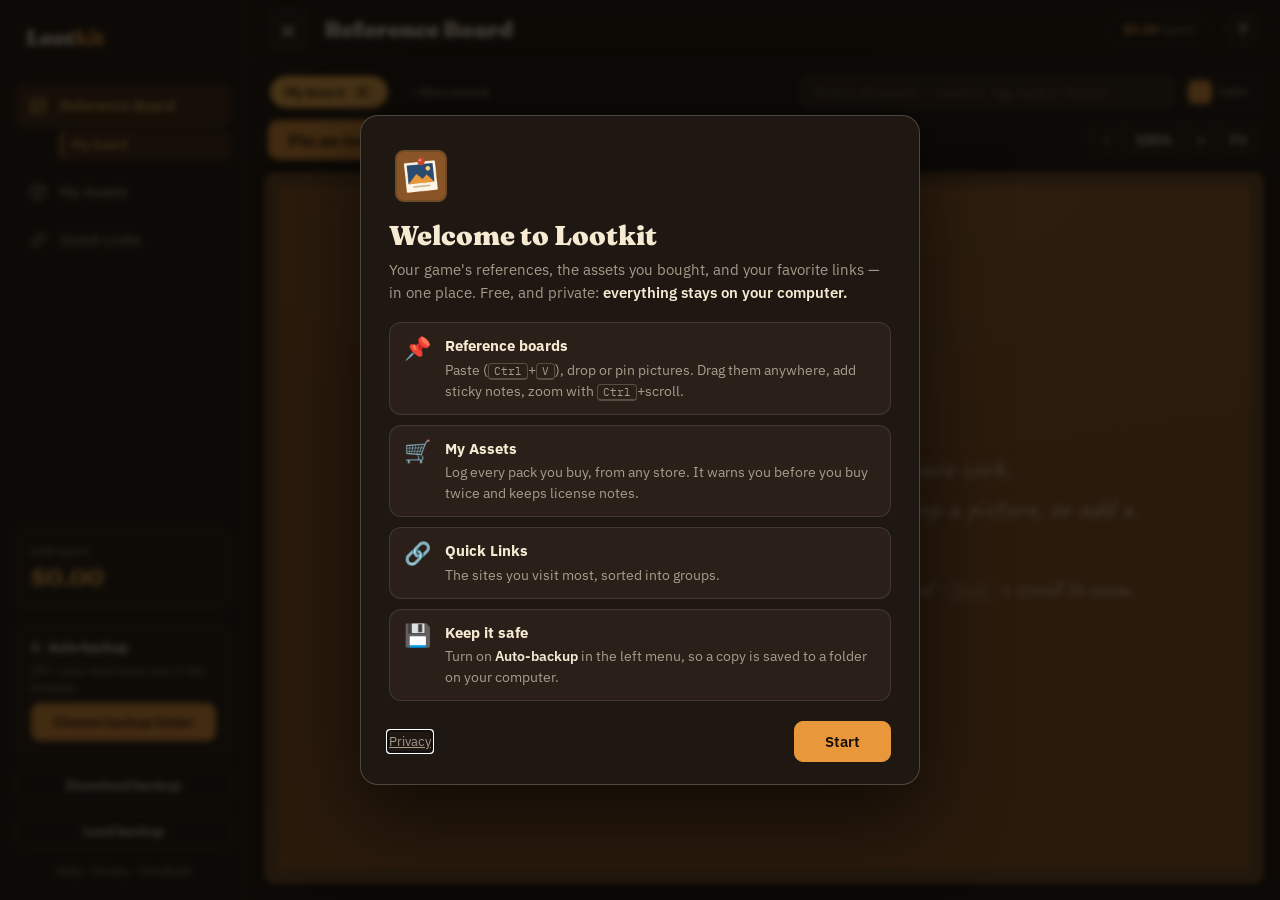
<file: index.html>
<!DOCTYPE html>
<html lang="en">
<head>
  <meta charset="UTF-8" />
  <meta name="viewport" content="width=device-width, initial-scale=1.0" />
  <title>Lootkit</title>
  <meta name="description" content="A free, private workspace for game makers: reference boards, every asset you bought (with license notes), and your favorite links. Everything stays on your computer." />
  <meta name="theme-color" content="#15100c" />
  <meta name="dev-journal-app" content="1" />
  <link rel="manifest" href="manifest.webmanifest" />
  <link rel="icon" type="image/png" href="icons/favicon-32.png" />
  <link rel="icon" type="image/svg+xml" href="icons/icon.svg" />
  <link rel="apple-touch-icon" href="icons/apple-touch-icon.png" />
  <meta property="og:title" content="Lootkit" />
  <meta property="og:description" content="Reference boards, bought assets and links for game makers — free and private." />
  <meta property="og:image" content="icons/icon-512.png" />
  <link rel="preconnect" href="https://fonts.googleapis.com" />
  <link href="https://fonts.googleapis.com/css2?family=Fraunces:opsz,wght@9..144,700;9..144,900&family=Caveat:wght@500;700&family=IBM+Plex+Sans:wght@400;500;600&family=IBM+Plex+Mono:wght@400;500&display=swap" rel="stylesheet" />
  <link rel="stylesheet" href="css/styles.css?v=28" />
</head>
<body>

  <!-- ============ LEFT MENU ============ -->
  <aside class="side" id="side" aria-label="Main menu">
    <a class="brand" href="#board">Loot<span>kit</span></a>
    <nav class="side-nav">
      <a href="#board" data-view="board">
        <svg viewBox="0 0 24 24" aria-hidden="true"><rect x="3" y="4" width="18" height="16" rx="2"/><path d="M8 4v2M16 4v2M7 11h4v5H7zM14 10h3v3h-3z"/></svg>
        Reference Board
      </a>
      <div class="side-boards" id="side-boards"></div>
      <a href="#assets" data-view="assets">
        <svg viewBox="0 0 24 24" aria-hidden="true"><path d="M4 7l8-4 8 4-8 4-8-4z"/><path d="M4 7v10l8 4 8-4V7M12 11v10"/></svg>
        My Assets
      </a>
      <a href="#links" data-view="links">
        <svg viewBox="0 0 24 24" aria-hidden="true"><path d="M10 14a4 4 0 0 0 5.7 0l3-3a4 4 0 0 0-5.7-5.7l-1 1"/><path d="M14 10a4 4 0 0 0-5.7 0l-3 3a4 4 0 0 0 5.7 5.7l1-1"/></svg>
        Quick Links
      </a>
    </nav>
    <div class="side-foot">
      <a class="side-spent" href="#assets">
        <span>total spent</span>
        <b class="js-total">$0.00</b>
      </a>
      <div class="autobackup" id="autobackup">
        <div class="ab-head"><span class="ab-dot" id="ab-dot"></span><b>Auto-backup</b></div>
        <p class="ab-status" id="ab-status">Off — your work lives only in this browser.</p>
        <button class="btn btn-primary ab-btn" id="ab-choose" type="button">Choose backup folder</button>
      </div>
      <button class="btn btn-ghost" id="backup-export" type="button">Download backup</button>
      <button class="btn btn-ghost" id="backup-import" type="button">Load backup</button>
      <input type="file" id="backup-input" accept="application/json,.json" hidden />
      <p class="side-links">
        <button type="button" class="link-btn" id="help-open">Help</button> ·
        <a href="privacy.html">Privacy</a> ·
        <a href="https://github.com/Jyneri/lootkit/issues" target="_blank" rel="noopener">Feedback</a>
      </p>
    </div>
  </aside>
  <div class="scrim" id="scrim"></div>

  <div class="shell">
    <header class="top">
      <button class="menu-btn" id="menu-btn" type="button" aria-label="Open or close the menu" aria-controls="side">
        <span></span><span></span><span></span>
      </button>
      <h1 class="page-title" id="page-title">Reference Board</h1>
      <a class="spent-chip" href="#assets" title="Total spent on assets"><b class="js-total">$0.00</b> spent</a>
      <button class="help-btn" id="help-btn" type="button" title="How it works" aria-label="How it works">?</button>
    </header>

    <main>

      <!-- ============ PAGE: REFERENCE BOARD ============ -->
      <section class="view view--board" data-view="board" id="view-board">
        <div class="board-bar">
          <div class="board-row">
            <div class="board-tabs" id="board-tabs" role="tablist" aria-label="Your boards"></div>
            <div class="board-find">
              <input id="board-search" type="search" placeholder="Search all boards — caption, tag, note or #color…" />
              <label class="color-find" title="Find pictures with a color">
                <input id="board-color" type="color" value="#e8973a" aria-label="Find pictures with this color" />
                <span>Color</span>
              </label>
              <div class="board-hits" id="board-hits"></div>
            </div>
          </div>
          <div class="board-row">
            <div class="board-actions">
              <button class="btn-ink" id="ref-add" type="button">Pin an image 📌</button>
              <button class="btn" id="note-add" type="button" title="Add a sticky note">+ Note</button>
              <button class="btn" id="board-tidy" type="button" title="Line everything up neatly">Tidy up</button>
              <button class="btn" id="board-save" type="button" title="Save this board as a file on your computer">Save to computer</button>
              <button class="btn" id="board-open" type="button" title="Open a board file as a new board">Open board file</button>
              <span class="file-status" id="file-status"></span>
            </div>
            <div class="zoom" role="group" aria-label="Zoom">
              <button class="zbtn" id="zoom-out" type="button" title="Zoom out">−</button>
              <button class="zbtn zlabel" id="zoom-level" type="button" title="Back to 100%">100%</button>
              <button class="zbtn" id="zoom-in" type="button" title="Zoom in">+</button>
              <button class="zbtn" id="zoom-fit" type="button" title="Fit everything on screen">Fit</button>
            </div>
          </div>
          <input type="file" id="ref-input" accept="image/*" multiple hidden />
          <input type="file" id="board-input" accept="application/json,.json" hidden />
        </div>
        <div class="board-wrap" id="board-wrap" title="">
          <div class="board-sizer" id="board-sizer">
            <div class="ref-board" id="ref-board">
              <p class="ref-empty" id="ref-empty">This board is bare cork.<br>Pin, paste (<kbd>Ctrl</kbd>+<kbd>V</kbd>) or drop a picture, or add a note.<br><small>Drag empty space to move around · <kbd>Ctrl</kbd> + scroll to zoom</small></p>
            </div>
          </div>
        </div>
      </section>

      <!-- ============ PAGE: ASSETS ============ -->
      <section class="view" data-view="assets" id="view-assets" hidden>
        <div class="page-wrap">
          <p class="sub">Every pack you bought, from every store, in one list. It warns you before you buy something twice.</p>

          <div class="stats">
            <div class="stat"><span class="stat-num js-total">$0.00</span><span class="stat-label">total spent</span></div>
            <div class="stat"><span class="stat-num" id="stat-count">0</span><span class="stat-label">assets</span></div>
            <div class="stat"><span class="stat-num" id="stat-month">$0.00</span><span class="stat-label">this month</span></div>
            <div class="stat"><span class="stat-num" id="stat-top">—</span><span class="stat-label">top store</span></div>
          </div>

          <form class="add-asset" id="asset-form" autocomplete="off">
            <div class="shot-drop" id="shot-drop" tabindex="0" title="Click, drop, or paste a screenshot">
              <img id="shot-preview" alt="" />
              <span class="shot-hint">Screenshot<br><small>click · drop · paste</small></span>
              <input type="file" id="shot-input" accept="image/*" hidden />
            </div>
            <div class="fields">
              <label class="f-name">Asset name
                <input id="a-name" type="text" placeholder="Stylized Forest Pack" required />
              </label>
              <label class="f-price">Price (USD)
                <input id="a-price" type="number" step="0.01" min="0" placeholder="24.99" required />
              </label>
              <label class="f-store">Store
                <input id="a-store" type="text" list="store-list" placeholder="Fab" />
              </label>
              <label class="f-url" title="With Lootkit Saver installed, the store page will say “You own this”">Store page link — lets the store page say “You own this”
                <input id="a-url" type="text" inputmode="url" placeholder="https://www.fab.com/listings/…" />
              </label>
              <label class="f-tags">Tags
                <input id="a-tags" type="text" placeholder="forest, low-poly, music" />
              </label>
              <label class="f-used">Used in (projects)
                <input id="a-used" type="text" placeholder="Fishing Game, Trailer" />
              </label>
              <label class="f-license">License
                <select id="a-license">
                  <option value="">Not noted yet</option>
                  <option value="commercial">Commercial use OK</option>
                  <option value="attribution">Credit required</option>
                  <option value="personal">Personal use only</option>
                  <option value="editorial">Editorial only</option>
                  <option value="unknown">Not sure — check</option>
                </select>
              </label>
              <label class="f-date">Bought on
                <input id="a-date" type="date" title="Leave empty for today" />
              </label>
              <p class="dupe" id="dupe-warn" hidden></p>
              <div class="f-save">
                <button class="btn btn-primary" id="asset-submit" type="submit">Save asset</button>
                <button class="btn btn-ghost" id="asset-cancel" type="button" hidden>Cancel edit</button>
              </div>
            </div>
            <datalist id="store-list">
              <option value="Fab"></option>
              <option value="Unity Asset Store"></option>
              <option value="itch.io"></option>
              <option value="Gumroad"></option>
              <option value="ArtStation"></option>
              <option value="Sketchfab"></option>
              <option value="CGTrader"></option>
              <option value="Humble Bundle"></option>
            </datalist>
          </form>

          <div class="toolbar">
            <input id="a-search" type="search" placeholder="Search name, store, tag, project or license…" />
            <select id="a-filter" aria-label="Filter by store"><option value="">All stores</option></select>
            <select id="a-sort" aria-label="Sort">
              <option value="new">Newest first</option>
              <option value="old">Oldest first</option>
              <option value="high">Price: high to low</option>
              <option value="low">Price: low to high</option>
              <option value="name">Name A–Z</option>
            </select>
          </div>
          <p class="result-line" id="result-line"></p>
          <div class="asset-grid" id="asset-grid"></div>
        </div>
      </section>

      <!-- ============ PAGE: QUICK LINKS ============ -->
      <section class="view" data-view="links" id="view-links" hidden>
        <div class="page-wrap">
          <div class="links-head">
            <p class="sub">The places you go most, sorted into groups. Click one to open it in a new tab.</p>
            <button class="btn btn-primary" id="link-add" type="button">+ Add link</button>
          </div>
          <form class="add-link" id="link-form" hidden autocomplete="off">
            <input id="l-name" type="text" placeholder="Name — e.g. Polyhaven" required />
            <input id="l-url" type="text" inputmode="url" placeholder="polyhaven.com" required />
            <select id="l-group" aria-label="Group"></select>
            <button class="btn btn-primary" type="submit">Add</button>
            <button class="btn btn-ghost" type="button" id="link-cancel">Cancel</button>
          </form>
          <div class="link-groups" id="link-grid"></div>
        </div>
      </section>

    </main>
  </div>

  <!-- big-picture view for references -->
  <dialog class="viewer" id="viewer">
    <button class="viewer-close" id="v-close" type="button" aria-label="Close">✕</button>
    <button class="viewer-nav prev" id="v-prev" type="button" aria-label="Previous">‹</button>
    <button class="viewer-nav next" id="v-next" type="button" aria-label="Next">›</button>
    <img id="v-img" alt="" />
    <div class="viewer-bar">
      <input id="v-caption" type="text" maxlength="60" placeholder="Caption…" />
      <input id="v-tags" type="text" maxlength="200" placeholder="Tags — e.g. forest, night, fog" />
      <div class="palette" id="v-palette" title="Click a color to copy it"></div>
      <div class="v-tools">
        <button class="vtool" id="v-flip" type="button" aria-pressed="false" title="Flip left-right (also on the board)">⇋ Flip</button>
        <button class="vtool" id="v-gray" type="button" aria-pressed="false" title="Black and white, to check light and dark (also on the board)">◐ B&amp;W</button>
      </div>
      <button class="btn btn-danger" id="v-delete" type="button">Remove</button>
    </div>
  </dialog>

  <!-- first visit: what this is, in four steps (also opens from the ? button) -->
  <dialog class="welcome" id="welcome" aria-labelledby="welcome-title">
    <img class="welcome-icon" src="icons/icon-192.png" alt="" width="64" height="64" />
    <h2 id="welcome-title">Welcome to Lootkit</h2>
    <p class="welcome-lede">Your game's references, the assets you bought, and your favorite links — in one place.
      Free, and private: <b>everything stays on your computer.</b></p>
    <ol class="welcome-steps">
      <li style="--i:0"><span>📌</span><div><b>Reference boards</b>Paste (<kbd>Ctrl</kbd>+<kbd>V</kbd>), drop or pin pictures. Drag them anywhere, add sticky notes, zoom with <kbd>Ctrl</kbd>+scroll.</div></li>
      <li style="--i:1"><span>🛒</span><div><b>My Assets</b>Log every pack you buy, from any store. It warns you before you buy twice and keeps license notes.</div></li>
      <li style="--i:2"><span>🔗</span><div><b>Quick Links</b>The sites you visit most, sorted into groups.</div></li>
      <li style="--i:3"><span>💾</span><div><b>Keep it safe</b>Turn on <b>Auto-backup</b> in the left menu, so a copy is saved to a folder on your computer.</div></li>
    </ol>
    <p class="welcome-ext" id="welcome-ext" hidden>Tip: get the free <a id="welcome-ext-link" href="#" target="_blank" rel="noopener">right-click saver</a> to save pictures and links from any website.</p>
    <div class="welcome-actions">
      <a href="privacy.html" class="welcome-privacy">Privacy</a>
      <button class="btn btn-primary" id="welcome-start" type="button">Start</button>
    </div>
  </dialog>

  <div class="toast" id="toast" role="status" hidden>
    <span id="toast-msg"></span>
    <button id="toast-undo" type="button" hidden>Undo</button>
  </div>

  <script src="js/app.js?v=28"></script>
</body>
</html>
</file>
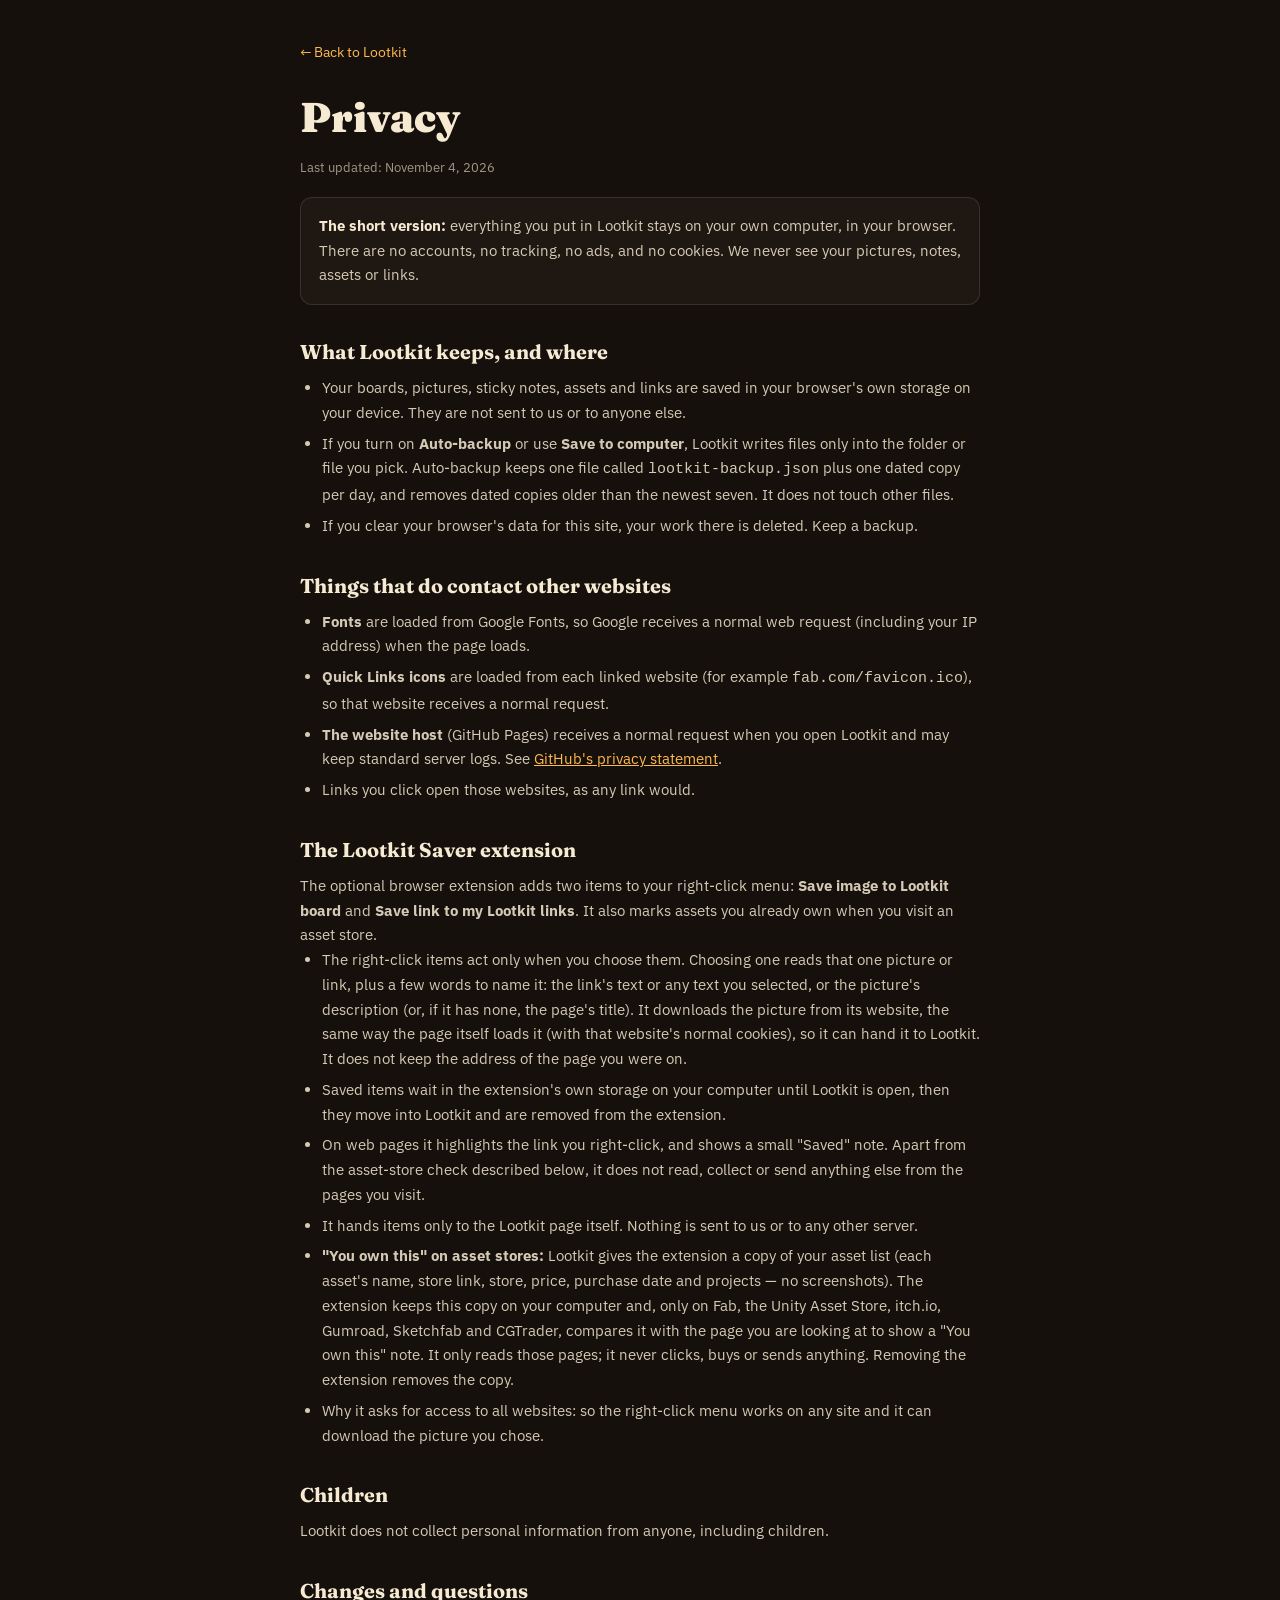
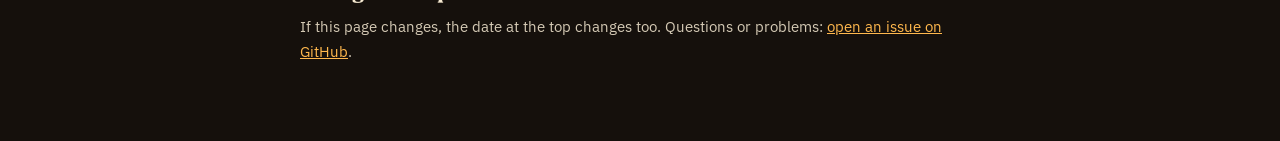
<file: privacy.html>
<!DOCTYPE html>
<html lang="en">
<head>
  <meta charset="UTF-8" />
  <meta name="viewport" content="width=device-width, initial-scale=1.0" />
  <title>Privacy — Lootkit</title>
  <meta name="description" content="How Lootkit and the Lootkit Saver extension handle your data." />
  <meta name="theme-color" content="#15100c" />
  <link rel="icon" type="image/png" href="icons/favicon-32.png" />
  <link rel="preconnect" href="https://fonts.googleapis.com" />
  <link href="https://fonts.googleapis.com/css2?family=Fraunces:opsz,wght@9..144,700;9..144,900&family=IBM+Plex+Sans:wght@400;500;600&display=swap" rel="stylesheet" />
  <link rel="stylesheet" href="css/styles.css?v=28" />
  <style>
    .doc { max-width: 720px; margin: 0 auto; padding: 40px 20px 80px; line-height: 1.65; }
    .doc a { color: var(--sun); }
    .doc .back { font-size: 14px; text-decoration: none; }
    .doc h1 { font-family: "Fraunces", serif; font-weight: 900; font-size: clamp(1.9rem, 5vw, 2.6rem); margin: 18px 0 6px; }
    .doc h2 { font-family: "Fraunces", serif; font-weight: 700; font-size: 1.25rem; margin: 30px 0 8px; }
    .doc p, .doc li { color: rgba(246, 234, 210, 0.85); }
    .doc ul { padding-left: 22px; display: grid; gap: 6px; }
    .doc .short { background: var(--panel); border: 1px solid var(--line); border-radius: 12px; padding: 16px 18px; margin-top: 18px; }
    .doc .short b { color: var(--text); }
    .doc .updated { color: var(--muted); font-size: 13px; }
  </style>
</head>
<body>
  <main class="doc">
    <a class="back" href="./">← Back to Lootkit</a>
    <h1>Privacy</h1>
    <p class="updated">Last updated: November 4, 2026</p>

    <div class="short">
      <p><b>The short version:</b> everything you put in Lootkit stays on your own computer, in your browser.
        There are no accounts, no tracking, no ads, and no cookies. We never see your pictures, notes, assets or links.</p>
    </div>

    <h2>What Lootkit keeps, and where</h2>
    <ul>
      <li>Your boards, pictures, sticky notes, assets and links are saved in your browser's own storage on your device.
        They are not sent to us or to anyone else.</li>
      <li>If you turn on <b>Auto-backup</b> or use <b>Save to computer</b>, Lootkit writes files only into the folder or
        file you pick. Auto-backup keeps one file called <code>lootkit-backup.json</code> plus one dated copy per day,
        and removes dated copies older than the newest seven. It does not touch other files.</li>
      <li>If you clear your browser's data for this site, your work there is deleted. Keep a backup.</li>
    </ul>

    <h2>Things that do contact other websites</h2>
    <ul>
      <li><b>Fonts</b> are loaded from Google Fonts, so Google receives a normal web request (including your IP address) when the page loads.</li>
      <li><b>Quick Links icons</b> are loaded from each linked website (for example <code>fab.com/favicon.ico</code>), so that website receives a normal request.</li>
      <li><b>The website host</b> (GitHub Pages) receives a normal request when you open Lootkit and may keep standard server logs.
        See <a href="https://docs.github.com/en/site-policy/privacy-policies/github-general-privacy-statement" target="_blank" rel="noopener">GitHub's privacy statement</a>.</li>
      <li>Links you click open those websites, as any link would.</li>
    </ul>

    <h2>The Lootkit Saver extension</h2>
    <p>The optional browser extension adds two items to your right-click menu: <b>Save image to Lootkit board</b> and
      <b>Save link to my Lootkit links</b>. It also marks assets you already own when you visit an asset store.</p>
    <ul>
      <li>The right-click items act only when you choose them. Choosing one reads that one picture or link, plus a few words to name it:
        the link's text or any text you selected, or the picture's description (or, if it has none, the page's title).
        It downloads the picture from its website, the same way the page itself loads it (with that website's normal cookies), so it can hand it to Lootkit.
        It does not keep the address of the page you were on.</li>
      <li>Saved items wait in the extension's own storage on your computer until Lootkit is open, then they move into Lootkit and are removed from the extension.</li>
      <li>On web pages it highlights the link you right-click, and shows a small "Saved" note. Apart from the asset-store check described below, it does not read, collect or send anything else from the pages you visit.</li>
      <li>It hands items only to the Lootkit page itself. Nothing is sent to us or to any other server.</li>
      <li><b>"You own this" on asset stores:</b> Lootkit gives the extension a copy of your asset list (each asset's name, store link,
        store, price, purchase date and projects — no screenshots). The extension keeps this copy on your computer and, only on
        Fab, the Unity Asset Store, itch.io, Gumroad, Sketchfab and CGTrader, compares it with the page you are looking at to show a
        "You own this" note. It only reads those pages; it never clicks, buys or sends anything. Removing the extension removes the copy.</li>
      <li>Why it asks for access to all websites: so the right-click menu works on any site and it can download the picture you chose.</li>
    </ul>

    <h2>Children</h2>
    <p>Lootkit does not collect personal information from anyone, including children.</p>

    <h2>Changes and questions</h2>
    <p>If this page changes, the date at the top changes too. Questions or problems:
      <a href="https://github.com/Jyneri/lootkit/issues" target="_blank" rel="noopener">open an issue on GitHub</a>.</p>
  </main>
</body>
</html>
</file>
<file: css/styles.css>
:root {
  --bg: #15100c;
  --panel: #1f1812;
  --panel-2: #2a2019;
  --line: rgba(246, 234, 210, 0.12);
  --line-2: rgba(246, 234, 210, 0.22);
  --text: #f6ead2;
  --muted: rgba(246, 234, 210, 0.62);
  --amber: #e8973a;
  --sun: #ffb84d;
  --red: #c4492f;
  --radius: 12px;
  --shadow: 0 10px 30px rgba(0, 0, 0, 0.4);
  --side-w: 248px;
  --top-h: 60px;
  --ease: cubic-bezier(0.22, 0.9, 0.24, 1);
}

* { margin: 0; padding: 0; box-sizing: border-box; }
html { scroll-behavior: smooth; }
body {
  background: var(--bg);
  color: var(--text);
  font-family: "IBM Plex Sans", system-ui, sans-serif;
  font-size: 15px;
  line-height: 1.5;
  overflow-x: hidden;
}
::selection { background: var(--amber); color: var(--bg); }
img { display: block; max-width: 100%; }
kbd {
  font-family: "IBM Plex Mono", monospace;
  font-size: 0.8em;
  border: 1px solid var(--line-2);
  border-bottom-width: 2px;
  border-radius: 4px;
  padding: 0 5px;
}

/* ---------- left menu ---------- */
.side {
  position: fixed;
  top: 0; left: 0; bottom: 0;
  z-index: 70;
  width: var(--side-w);
  display: flex;
  flex-direction: column;
  gap: 26px;
  padding: 18px 16px 20px;
  background: #1a130e;
  border-right: 1px solid var(--line);
  transform: translateX(-100%);
  transition: transform 0.4s var(--ease), box-shadow 0.4s var(--ease);
  overflow-y: auto;
}
.menu-open .side { transform: none; }
.brand {
  font-family: "Fraunces", serif;
  font-weight: 900;
  font-size: 21px;
  color: var(--text);
  text-decoration: none;
  padding: 4px 10px;
}
.brand span { color: var(--amber); }
.side-nav { display: grid; gap: 4px; }
.side-nav a {
  display: flex;
  align-items: center;
  gap: 12px;
  padding: 11px 12px;
  border-radius: 10px;
  color: var(--muted);
  text-decoration: none;
  font-weight: 500;
  transition: background 0.25s var(--ease), color 0.25s var(--ease), transform 0.25s var(--ease);
}
.side-nav a:hover { background: var(--panel-2); color: var(--text); transform: translateX(3px); }
.side-nav a.active { background: rgba(232, 151, 58, 0.16); color: var(--sun); }
.side-nav svg {
  width: 20px; height: 20px;
  fill: none;
  stroke: currentColor;
  stroke-width: 1.7;
  stroke-linecap: round;
  stroke-linejoin: round;
  flex: none;
}
.side-foot { margin-top: auto; display: grid; gap: 8px; }
.side-spent {
  display: grid;
  padding: 12px 14px;
  margin-bottom: 8px;
  border-radius: 10px;
  background: var(--panel);
  border: 1px solid var(--line);
  text-decoration: none;
  color: var(--muted);
  font-size: 12px;
  transition: border-color 0.25s var(--ease);
}
.side-spent:hover { border-color: var(--amber); }
.side-spent b { font-family: "Fraunces", serif; font-size: 1.5rem; color: var(--sun); }
.side-note { font-size: 12px; color: var(--muted); }

/* Help · Privacy · Feedback */
.side-links { font-size: 12px; color: var(--muted); text-align: center; margin-top: 4px; }
.side-links a, .link-btn {
  color: var(--muted);
  text-decoration: none;
  font: inherit;
  background: none;
  border: none;
  padding: 0;
  cursor: pointer;
  transition: color 0.2s var(--ease);
}
.side-links a:hover, .link-btn:hover { color: var(--sun); }
.help-btn {
  flex: none;
  width: 34px; height: 34px;
  border-radius: 50%;
  border: 1px solid var(--line-2);
  background: var(--panel);
  color: var(--text);
  font: 700 15px "Fraunces", serif;
  cursor: pointer;
  transition: border-color 0.25s var(--ease), color 0.25s var(--ease), transform 0.25s var(--ease);
}
.help-btn:hover { border-color: var(--amber); color: var(--sun); transform: rotate(-10deg); }

/* welcome screen */
.welcome {
  margin: auto;
  width: min(560px, calc(100vw - 32px));
  max-height: calc(100vh - 32px);
  overflow-y: auto;
  border: 1px solid var(--line-2);
  border-radius: 18px;
  background: var(--panel);
  color: var(--text);
  padding: 28px 28px 22px;
  box-shadow: 0 30px 80px rgba(0, 0, 0, 0.6);
}
.welcome[open] { animation: zoom-in 0.45s var(--ease); }
.welcome::backdrop { background: rgba(10, 7, 5, 0.75); backdrop-filter: blur(3px); animation: fade-in 0.4s var(--ease); }
.welcome-icon { border-radius: 14px; margin-bottom: 12px; }
.welcome h2 { font-family: "Fraunces", serif; font-weight: 900; font-size: 1.7rem; line-height: 1.15; }
.welcome-lede { color: var(--muted); margin: 8px 0 18px; }
.welcome-lede b { color: var(--text); font-weight: 600; }
.welcome-steps { list-style: none; display: grid; gap: 10px; }
.welcome-steps li {
  display: flex;
  gap: 14px;
  align-items: flex-start;
  padding: 12px 14px;
  border-radius: 12px;
  background: var(--panel-2);
  border: 1px solid var(--line);
  animation: tile-in 0.5s var(--ease) backwards;
  animation-delay: calc(0.15s + var(--i) * 80ms);
}
.welcome-steps li > span { font-size: 22px; line-height: 1.2; }
.welcome-steps li div { font-size: 14px; color: var(--muted); }
.welcome-steps li div > b:first-child { display: block; color: var(--text); font-size: 15px; margin-bottom: 2px; }
.welcome-steps li div > b:not(:first-child) { color: var(--text); font-weight: 600; }
.welcome-ext { font-size: 13px; color: var(--muted); margin-top: 14px; }
.welcome-ext a { color: var(--sun); }
.welcome-actions { display: flex; align-items: center; justify-content: space-between; margin-top: 20px; }
.welcome-privacy { font-size: 13px; color: var(--muted); }
.welcome-privacy:hover { color: var(--sun); }
.welcome-actions .btn-primary { padding: 10px 30px; font-size: 15px; }

/* auto-backup box in the side menu */
.autobackup {
  display: grid;
  gap: 6px;
  padding: 12px 14px;
  margin-bottom: 4px;
  border-radius: 10px;
  background: var(--panel);
  border: 1px solid var(--line);
  font-size: 12px;
}
.ab-head { display: flex; align-items: center; gap: 8px; font-size: 13px; }
.ab-dot { width: 9px; height: 9px; border-radius: 50%; background: #8a7f68; flex: none; transition: background 0.3s var(--ease); }
.ab-dot.on   { background: #8fd16a; box-shadow: 0 0 0 0 rgba(143, 209, 106, 0.6); animation: ab-pulse 2.4s ease-out infinite; }
.ab-dot.warn { background: var(--sun); }
@keyframes ab-pulse { 0% { box-shadow: 0 0 0 0 rgba(143, 209, 106, 0.55); } 70%, 100% { box-shadow: 0 0 0 7px rgba(143, 209, 106, 0); } }
.ab-status { color: var(--muted); line-height: 1.4; overflow-wrap: anywhere; }
.ab-btn { padding: 7px 10px; font-size: 13px; }
.ab-btn[hidden] { display: none; }

.scrim {
  position: fixed;
  inset: 0;
  z-index: 65;
  background: rgba(8, 5, 3, 0.55);
  opacity: 0;
  pointer-events: none;
  transition: opacity 0.4s var(--ease);
}

/* ---------- shell + top bar ---------- */
.shell { transition: padding-left 0.4s var(--ease); min-height: 100vh; }
@media (min-width: 900px) {
  .menu-open .shell { padding-left: var(--side-w); }
}
@media (max-width: 899px) {
  /* on phones the menu slides in under the top bar, so the menu button stays tappable */
  .side, .scrim { top: var(--top-h); }
  .side .brand { display: none; }
  .menu-open .side { box-shadow: 20px 0 50px rgba(0, 0, 0, 0.5); }
  .menu-open .scrim { opacity: 1; pointer-events: auto; }
}

.top {
  position: sticky;
  top: 0;
  z-index: 50;
  height: var(--top-h);
  display: flex;
  align-items: center;
  gap: 16px;
  padding: 0 20px;
  background: rgba(21, 16, 12, 0.88);
  backdrop-filter: blur(10px);
  border-bottom: 1px solid var(--line);
}
.menu-btn {
  position: relative;
  width: 40px; height: 40px;
  flex: none;
  border: 1px solid var(--line-2);
  border-radius: 10px;
  background: var(--panel);
  cursor: pointer;
  transition: border-color 0.25s var(--ease);
}
.menu-btn:hover { border-color: var(--amber); }
.menu-btn span {
  position: absolute;
  left: 11px; right: 11px;
  height: 2px;
  border-radius: 2px;
  background: var(--text);
  transition: transform 0.35s var(--ease), opacity 0.25s var(--ease);
}
.menu-btn span:nth-child(1) { top: 13px; }
.menu-btn span:nth-child(2) { top: 19px; }
.menu-btn span:nth-child(3) { top: 25px; }
.menu-open .menu-btn span:nth-child(1) { transform: translateY(6px) rotate(45deg); }
.menu-open .menu-btn span:nth-child(2) { opacity: 0; transform: scaleX(0.3); }
.menu-open .menu-btn span:nth-child(3) { transform: translateY(-6px) rotate(-45deg); }
.page-title {
  font-family: "Fraunces", serif;
  font-weight: 900;
  font-size: 22px;
  margin-right: auto;
  white-space: nowrap;
  overflow: hidden;
  text-overflow: ellipsis;
}
.spent-chip {
  font-size: 13px;
  color: var(--muted);
  text-decoration: none;
  border: 1px solid var(--line-2);
  border-radius: 999px;
  padding: 5px 14px;
  white-space: nowrap;
  transition: border-color 0.25s var(--ease);
}
.spent-chip:hover { border-color: var(--amber); }
.spent-chip b { color: var(--sun); font-weight: 600; }

/* ---------- pages ---------- */
.view { animation: view-in 0.45s var(--ease) both; }
.view[hidden] { display: none; }
@keyframes view-in {
  from { opacity: 0; transform: translateY(12px); }
  to   { opacity: 1; transform: none; }
}
.page-wrap { max-width: 1180px; margin: 0 auto; padding: 26px 28px 60px; }
.sub { color: var(--muted); max-width: 620px; margin-bottom: 20px; }
.empty { color: var(--muted); text-align: center; padding: 40px 12px; }

/* ---------- buttons & inputs ---------- */
.btn {
  font: 500 14px "IBM Plex Sans", sans-serif;
  color: var(--text);
  background: var(--panel-2);
  border: 1px solid var(--line-2);
  border-radius: 9px;
  padding: 9px 16px;
  cursor: pointer;
  white-space: nowrap;
  transition: background 0.25s var(--ease), border-color 0.25s var(--ease), color 0.25s var(--ease), transform 0.15s var(--ease);
}
.btn:hover { border-color: var(--amber); }
.btn:active { transform: scale(0.97); }
.btn-primary { background: var(--amber); border-color: var(--amber); color: #1a1008; font-weight: 600; }
.btn-primary:hover { background: var(--sun); border-color: var(--sun); }
.btn-ghost { background: none; }
.btn-danger:hover { background: var(--red); border-color: var(--red); }
.btn-ink {
  font: 700 1rem "Fraunces", serif;
  color: #1a1008;
  background: var(--amber);
  border: none;
  border-radius: 10px;
  padding: 10px 20px;
  cursor: pointer;
  box-shadow: 0 4px 0 rgba(0, 0, 0, 0.45);
  transition: transform 0.15s var(--ease), box-shadow 0.15s var(--ease), background 0.25s var(--ease);
}
.btn-ink:hover { background: var(--sun); }
.btn-ink:active { transform: translateY(3px); box-shadow: 0 1px 0 rgba(0, 0, 0, 0.45); }

input, select {
  font: 15px "IBM Plex Sans", sans-serif;
  color: var(--text);
  background: var(--panel-2);
  border: 1px solid var(--line-2);
  border-radius: 9px;
  padding: 9px 12px;
  outline: none;
  width: 100%;
  min-width: 0;
  transition: border-color 0.25s var(--ease), box-shadow 0.25s var(--ease);
}
input::placeholder { color: rgba(246, 234, 210, 0.35); }
input:focus, select:focus, .shot-drop:focus {
  border-color: var(--amber);
  box-shadow: 0 0 0 3px rgba(232, 151, 58, 0.2);
}
select option { background: var(--panel); }
label {
  display: grid;
  gap: 5px;
  font-size: 12px;
  font-weight: 500;
  color: var(--muted);
}

/* small round delete button shared by cards */
.del {
  position: absolute;
  top: 8px; right: 8px;
  z-index: 3;
  width: 28px; height: 28px;
  border: none;
  border-radius: 50%;
  background: rgba(21, 16, 12, 0.85);
  color: var(--text);
  font-size: 12px;
  cursor: pointer;
  opacity: 0;
  transition: opacity 0.25s var(--ease), background 0.25s var(--ease);
}
.ref-pin:hover .del, .asset-card:hover .del, .link-tile:hover .del,
.del:focus-visible { opacity: 1; }
.del:hover { background: var(--red); }
@media (hover: none) { .del { opacity: 1; } }

/* ---------- reference board (free-moving cork) ---------- */
.view--board {
  display: flex;
  flex-direction: column;
  height: calc(100vh - var(--top-h));
  height: calc(100dvh - var(--top-h));
}
.view--board[hidden] { display: none; }
.board-bar {
  display: flex;
  align-items: center;
  justify-content: space-between;
  flex-wrap: wrap;
  gap: 10px 20px;
  padding: 14px 20px 12px;
}
.kicker {
  font-family: "Caveat", cursive;
  font-size: 1.5rem;
  color: var(--sun);
  transform: rotate(-1.2deg);
}
.board-actions { display: flex; align-items: center; gap: 8px; flex-wrap: wrap; }
.file-status { font-size: 12px; color: var(--muted); }
.file-status.ok { color: #b9d98a; }
.board-bar { flex-direction: column; flex-wrap: nowrap; align-items: stretch; gap: 10px; }
.board-row { min-width: 0; display: flex; align-items: center; justify-content: space-between; gap: 10px 16px; flex-wrap: wrap; }

/* board tabs */
.board-tabs {
  display: flex;
  gap: 6px;
  min-width: 0;
  max-width: 100%; /* many boards scroll sideways instead of widening the page */
  overflow-x: auto;
  scrollbar-width: none;
  padding: 2px;
}
.board-tabs::-webkit-scrollbar { display: none; }
.board-tab {
  flex: none;
  display: inline-flex;
  align-items: center;
  gap: 8px;
  font: 500 14px "IBM Plex Sans", sans-serif;
  color: var(--muted);
  background: var(--panel);
  border: 1px solid var(--line);
  border-radius: 999px;
  padding: 6px 14px;
  cursor: pointer;
  white-space: nowrap;
  transition: background 0.25s var(--ease), color 0.25s var(--ease), border-color 0.25s var(--ease), transform 0.2s var(--ease);
}
.board-tab:hover { color: var(--text); border-color: var(--line-2); transform: translateY(-1px); }
.board-tab.active { color: #1a1008; background: var(--sun); border-color: var(--sun); font-weight: 600; }
.board-tab.add { border-style: dashed; background: none; }
.tab-name { outline: none; min-width: 1ch; }
.tab-name[contenteditable="true"], .tab-name[contenteditable="plaintext-only"] {
  background: rgba(255, 255, 255, 0.55); border-radius: 4px; padding: 0 4px; cursor: text;
}
.tab-count {
  font-size: 11px;
  padding: 0 7px;
  border-radius: 999px;
  background: rgba(246, 234, 210, 0.1);
}
.board-tab.active .tab-count { background: rgba(26, 16, 8, 0.15); }
.tab-del {
  display: grid; place-items: center;
  width: 18px; height: 18px;
  border-radius: 50%;
  font-size: 10px;
  background: rgba(26, 16, 8, 0.15);
  transition: background 0.2s var(--ease), color 0.2s var(--ease);
}
.tab-del:hover { background: var(--red); color: var(--text); }

/* search across boards */
.board-find { display: flex; align-items: center; gap: 8px; flex-wrap: wrap; flex: 0 1 460px; min-width: 220px; }
.board-find input { flex: 1 1 220px; padding: 7px 12px; font-size: 14px; }
.board-hits { display: flex; gap: 6px; flex-wrap: wrap; font-size: 12px; color: var(--muted); }
.board-hits:empty { display: none; }
.hit-here { align-self: center; color: var(--sun); font-weight: 600; }
.hit-chip {
  font: 500 12px "IBM Plex Sans", sans-serif;
  color: var(--text);
  background: rgba(232, 151, 58, 0.16);
  border: 1px solid rgba(232, 151, 58, 0.4);
  border-radius: 999px;
  padding: 3px 10px;
  cursor: pointer;
  animation: view-in 0.3s var(--ease) backwards;
}
.hit-chip:hover { background: rgba(232, 151, 58, 0.3); }

/* zoom buttons */
.zoom { display: inline-flex; border: 1px solid var(--line-2); border-radius: 9px; overflow: hidden; }
.zbtn {
  font: 500 14px "IBM Plex Sans", sans-serif;
  color: var(--text);
  background: var(--panel);
  border: none;
  border-right: 1px solid var(--line);
  padding: 7px 12px;
  cursor: pointer;
  transition: background 0.2s var(--ease);
}
.zbtn:last-child { border-right: none; }
.zbtn:hover { background: var(--panel-2); color: var(--sun); }
.zlabel { min-width: 58px; font-variant-numeric: tabular-nums; }

/* board list in the side menu */
.side-boards { display: grid; gap: 2px; margin: -2px 0 6px 44px; }
.side-boards:empty { display: none; }
.side-boards a {
  font-size: 13px;
  color: var(--muted);
  text-decoration: none;
  padding: 5px 10px;
  border-radius: 8px;
  border-left: 2px solid var(--line);
  white-space: nowrap;
  overflow: hidden;
  text-overflow: ellipsis;
  transition: color 0.2s var(--ease), border-color 0.2s var(--ease), background 0.2s var(--ease);
}
.side-boards a:hover { color: var(--text); background: var(--panel); }
.side-boards a.active { color: var(--sun); border-left-color: var(--sun); }

.board-wrap {
  flex: 1;
  min-height: 0;
  margin: 0 16px 16px;
  overflow: auto;
  border: 14px solid #6e4a26;
  border-radius: 10px;
  box-shadow: var(--shadow);
  background:
    radial-gradient(rgba(40, 18, 4, 0.16) 1px, transparent 1.6px) 0 0 / 7px 7px,
    radial-gradient(rgba(255, 220, 160, 0.07) 1px, transparent 1.6px) 3px 4px / 9px 9px,
    radial-gradient(100% 70% at 50% 0%, rgba(255, 184, 77, 0.14), transparent 65%),
    #8a5526;
  background-attachment: local;
  scroll-behavior: smooth;
  scrollbar-width: thin;
  scrollbar-color: rgba(40, 20, 6, 0.6) transparent;
}
.board-wrap::-webkit-scrollbar { width: 10px; height: 10px; }
.board-wrap::-webkit-scrollbar-track { background: transparent; }
.board-wrap::-webkit-scrollbar-thumb { background: rgba(40, 20, 6, 0.55); border-radius: 10px; }
.board-wrap::-webkit-scrollbar-corner { background: transparent; }
/* the sizer gives the scroll area the zoomed size; the board inside is scaled */
.board-sizer { position: relative; }
.ref-board {
  position: absolute;
  left: 0; top: 0;
  transform: scale(var(--zoom, 1));
  transform-origin: 0 0;
  outline: 3px dashed transparent;
  outline-offset: -14px;
  transition: outline-color 0.25s var(--ease);
  cursor: grab;
}
.board-wrap.panning, .board-wrap.panning .ref-board { cursor: grabbing; }
.ref-board.drag { outline-color: var(--sun); }
.ref-empty {
  position: absolute;
  top: 50%; left: 50%;
  transform: translate(-50%, -50%);
  width: min(90%, 520px);
  font-family: "Caveat", cursive;
  font-size: 1.9rem;
  line-height: 1.3;
  color: rgba(246, 234, 210, 0.8);
  text-align: center;
  pointer-events: none;
}
.ref-empty kbd { font-size: 0.55em; vertical-align: middle; }

/* each pin: the outer box moves, the inner card tilts */
.ref-pin {
  position: absolute;
  left: 0; top: 0;
  width: var(--w, 280px);
  transform: translate3d(var(--x, 0px), var(--y, 0px), 0);
  touch-action: none;
  user-select: none;
  cursor: grab;
}
.ref-board.animating .ref-pin { transition: transform 0.6s var(--ease), width 0.6s var(--ease); }
.ref-pin.dragging { cursor: grabbing; }
.ref-card {
  position: relative;
  background: #fdf6e6;
  padding: 10px 10px 12px;
  border-radius: 3px;
  box-shadow: 0 10px 22px rgba(20, 8, 0, 0.45);
  transform: rotate(var(--tilt, 0deg));
  transition: transform 0.3s var(--ease), box-shadow 0.3s var(--ease);
}
.ref-pin:hover .ref-card { transform: rotate(calc(var(--tilt, 0deg) * 0.4)) scale(1.015); }
.ref-pin.dragging .ref-card {
  transform: rotate(0deg) scale(1.04);
  box-shadow: 0 26px 50px rgba(20, 8, 0, 0.55);
}
.ref-card img {
  width: 100%;
  border-radius: 2px;
  pointer-events: none;
  -webkit-user-drag: none;
  transition: transform 0.45s var(--ease), filter 0.45s var(--ease);
}
/* picture tools: flip left-right, black and white */
img.is-flipped { transform: scaleX(-1); }
img.is-gray { filter: grayscale(1) contrast(1.05); }
.ref-card figcaption {
  font-family: "Caveat", cursive;
  font-size: 1.3rem;
  line-height: 1.2;
  color: #6b5236;
  text-align: center;
  padding-top: 8px;
  overflow-wrap: anywhere;
}
.pin {
  position: absolute;
  top: -10px; left: 50%;
  transform: translateX(-50%);
  width: 18px; height: 18px;
  border-radius: 50%;
  background: radial-gradient(circle at 35% 30%, #ff7b66, #b3402e 65%);
  box-shadow: 0 3px 5px rgba(20, 8, 0, 0.45);
  z-index: 2;
  transition: transform 0.3s var(--ease);
}
.ref-pin.dragging .pin { transform: translateX(-50%) translateY(-4px) scale(1.15); }
.ref-pin .del { top: -10px; right: -10px; }
.grip {
  position: absolute;
  right: -8px; bottom: -8px;
  z-index: 3;
  width: 26px; height: 26px;
  border-radius: 50%;
  background: rgba(21, 16, 12, 0.85);
  cursor: nwse-resize;
  opacity: 0;
  transition: opacity 0.25s var(--ease), background 0.25s var(--ease);
}
.grip::before {
  content: "";
  position: absolute;
  inset: 8px;
  border-right: 2px solid var(--text);
  border-bottom: 2px solid var(--text);
}
.ref-pin:hover .grip, .ref-pin.dragging .grip { opacity: 1; }
.grip:hover { background: var(--amber); }
@media (hover: none) { .grip { opacity: 1; } }

/* switching boards: pins drift in one after another */
/* the first ~20 drift in one by one; the rest come in together, so a full board isn't slow to appear */
.ref-board.fresh .ref-card { animation: card-in 0.5s var(--ease) backwards; animation-delay: calc(min(var(--i, 0), 20) * 30ms); }
.ref-pin.pop .ref-card { animation: card-in 0.45s var(--ease) backwards; }
@keyframes card-in { from { opacity: 0; scale: 0.85; translate: 0 12px; } }

/* sticky notes */
.note-card {
  background: var(--note, #ffe58a);
  padding: 22px 16px 18px;
  border-radius: 2px 2px 14px 2px;
  box-shadow: 0 10px 22px rgba(20, 8, 0, 0.4), inset 0 -18px 24px -18px rgba(0, 0, 0, 0.12);
  transition: transform 0.3s var(--ease), box-shadow 0.3s var(--ease), background 0.35s var(--ease);
}
.note-text {
  min-height: 70px;
  font-family: "Caveat", cursive;
  font-size: 1.5rem;
  line-height: 1.2;
  color: #3a2a18;
  white-space: pre-wrap;
  overflow-wrap: anywhere;
  outline: none;
  cursor: inherit;
}
.note-text:empty::before { content: attr(data-placeholder); color: rgba(58, 42, 24, 0.4); }
.ref-pin.editing { cursor: auto; }
.ref-pin.editing .note-text { cursor: text; }
.ref-pin.editing .note-card { transform: rotate(0deg) scale(1.03); box-shadow: 0 0 0 3px var(--sun), 0 20px 40px rgba(20, 8, 0, 0.5); }
.note-color {
  position: absolute;
  left: 8px; bottom: 8px;
  width: 18px; height: 18px;
  border-radius: 50%;
  border: 2px solid rgba(58, 42, 24, 0.35);
  background: conic-gradient(#ffe58a 0 20%, #ffc9d6 0 40%, #c3e4ff 0 60%, #cdeeb4 0 80%, #f3d9b1 0);
  cursor: pointer;
  opacity: 0;
  transition: opacity 0.25s var(--ease), transform 0.25s var(--ease);
}
.ref-pin:hover .note-color, .ref-pin.editing .note-color { opacity: 1; }
.note-color:hover { transform: rotate(90deg) scale(1.15); }
@media (hover: none) { .note-color { opacity: 1; } }

/* search: matches glow, everything else fades back */
.ref-pin { transition: opacity 0.3s var(--ease), filter 0.3s var(--ease); }
.ref-board.searching .ref-pin:not(.hit) { opacity: 0.18; filter: grayscale(1); }
.ref-board.searching .ref-pin.hit .ref-card { box-shadow: 0 0 0 4px var(--sun), 0 16px 34px rgba(20, 8, 0, 0.5); }

/* ---------- stats ---------- */
.stats {
  display: grid;
  grid-template-columns: repeat(4, 1fr);
  gap: 12px;
  margin-bottom: 18px;
}
.stat {
  background: var(--panel);
  border: 1px solid var(--line);
  border-radius: var(--radius);
  padding: 14px 16px;
  min-width: 0; /* lets long store names shrink instead of widening the page */
}
.stat-num {
  display: block;
  font-family: "Fraunces", serif;
  font-weight: 900;
  font-size: clamp(1.25rem, 2.6vw, 1.75rem);
  color: var(--sun);
  white-space: nowrap;
  overflow: hidden;
  text-overflow: ellipsis;
}
.stat-label {
  font-family: "IBM Plex Mono", monospace;
  font-size: 11px;
  letter-spacing: 0.12em;
  text-transform: uppercase;
  color: var(--muted);
}

/* ---------- add-asset form ---------- */
.add-asset {
  display: grid;
  grid-template-columns: 200px 1fr;
  gap: 18px;
  background: var(--panel);
  border: 1px solid var(--line);
  border-radius: var(--radius);
  padding: 16px;
  margin-bottom: 24px;
}
.shot-drop {
  position: relative;
  display: grid;
  place-items: center;
  min-height: 150px;
  border: 2px dashed var(--line-2);
  border-radius: 10px;
  background: rgba(232, 151, 58, 0.06);
  cursor: pointer;
  overflow: hidden;
  outline: none;
  text-align: center;
  color: var(--muted);
  transition: border-color 0.25s var(--ease), background 0.25s var(--ease);
}
.shot-drop:hover, .shot-drop.drag { border-color: var(--amber); background: rgba(232, 151, 58, 0.14); }
.shot-hint small { font-size: 12px; opacity: 0.75; }
#shot-preview { position: absolute; inset: 0; width: 100%; height: 100%; object-fit: cover; display: none; }
.shot-drop.has-shot #shot-preview { display: block; animation: view-in 0.4s var(--ease); }
.shot-drop.has-shot .shot-hint { display: none; }

.fields {
  display: grid;
  grid-template-columns: 2fr 1fr 1.3fr;
  gap: 12px;
  align-content: start;
}
.f-url, .f-used { grid-column: span 2; }
.add-asset { transition: border-color 0.3s var(--ease), box-shadow 0.3s var(--ease); }
.add-asset.is-editing { border-color: var(--amber); box-shadow: 0 0 0 3px rgba(232, 151, 58, 0.18); }
.dupe {
  grid-column: 1 / -1;
  font-size: 13px;
  color: #ffd9a0;
  background: rgba(196, 73, 47, 0.18);
  border: 1px solid rgba(196, 73, 47, 0.5);
  border-radius: 8px;
  padding: 8px 12px;
  animation: view-in 0.3s var(--ease);
}
.dupe[hidden] { display: none; }
.f-save { grid-column: 1 / -1; display: flex; gap: 10px; }
.f-save .btn-primary { padding: 10px 26px; }
.f-save [hidden] { display: none; }

/* license badge, "used in" line, edit button on asset cards */
.license {
  position: absolute;
  top: 10px; left: 10px;
  font: 600 11px "IBM Plex Sans", sans-serif;
  padding: 3px 9px;
  border-radius: 999px;
  backdrop-filter: blur(6px);
  box-shadow: 0 3px 10px rgba(0, 0, 0, 0.35);
}
.license--ok   { background: rgba(126, 186, 96, 0.92);  color: #10200a; }
.license--warn { background: rgba(255, 184, 77, 0.95);  color: #2a1804; }
.license--bad  { background: rgba(196, 73, 47, 0.95);   color: #fff3ea; }
.used-in { font-size: 12px; color: var(--muted); display: flex; flex-wrap: wrap; gap: 5px; align-items: center; }
.tag--project { border-color: rgba(232, 151, 58, 0.45); color: var(--sun); }
.asset-links { display: flex; align-items: center; justify-content: space-between; gap: 10px; margin-top: 6px; }
.asset-links .open-link { margin-top: 0; }
.edit-link {
  margin-left: auto;
  font: 500 13px "IBM Plex Sans", sans-serif;
  color: var(--muted);
  background: none;
  border: 1px solid var(--line);
  border-radius: 7px;
  padding: 3px 12px;
  cursor: pointer;
  transition: color 0.2s var(--ease), border-color 0.2s var(--ease);
}
.edit-link:hover { color: var(--sun); border-color: var(--amber); }
.asset-card.editing { border-color: var(--amber); box-shadow: 0 0 0 3px rgba(232, 151, 58, 0.25); }

/* ---------- toolbar ---------- */
.toolbar {
  display: grid;
  grid-template-columns: 1fr 200px 190px;
  gap: 10px;
  margin-bottom: 8px;
}
.result-line { font-size: 13px; color: var(--muted); margin-bottom: 14px; min-height: 1.5em; }

/* ---------- asset cards ---------- */
.asset-grid {
  display: grid;
  grid-template-columns: repeat(auto-fill, minmax(230px, 1fr));
  gap: 16px;
}
.asset-card {
  position: relative;
  display: flex;
  flex-direction: column;
  background: var(--panel);
  border: 1px solid var(--line);
  border-radius: var(--radius);
  overflow: hidden;
  animation: view-in 0.4s var(--ease) backwards;
  transition: border-color 0.3s var(--ease), transform 0.3s var(--ease), box-shadow 0.3s var(--ease);
}
.asset-card:hover { border-color: var(--line-2); transform: translateY(-3px); box-shadow: var(--shadow); }
.asset-shot {
  width: 100%;
  aspect-ratio: 16 / 10;
  object-fit: cover;
  background: var(--panel-2);
}
.asset-shot--blank {
  display: grid;
  place-items: center;
  font-family: "Fraunces", serif;
  font-weight: 900;
  font-size: 2.4rem;
  color: rgba(246, 234, 210, 0.18);
}
.asset-body { padding: 12px 14px 14px; display: grid; gap: 4px; flex: 1; align-content: start; }
.asset-top { display: flex; justify-content: space-between; align-items: baseline; gap: 10px; }
.asset-body h3 { font-size: 15px; font-weight: 600; line-height: 1.3; overflow-wrap: anywhere; }
.price { font-family: "Fraunces", serif; font-weight: 900; color: var(--sun); white-space: nowrap; }
.asset-meta { font-size: 12px; color: var(--muted); }
.tags { display: flex; flex-wrap: wrap; gap: 5px; margin-top: 4px; }
.tag {
  font: 12px "IBM Plex Sans", sans-serif;
  color: var(--text);
  background: var(--panel-2);
  border: 1px solid var(--line);
  border-radius: 999px;
  padding: 1px 9px;
  cursor: pointer;
  transition: border-color 0.25s var(--ease);
}
.tag:hover { border-color: var(--amber); }
.open-link {
  margin-top: 6px;
  font-size: 13px;
  font-weight: 500;
  color: var(--sun);
  text-decoration: none;
  justify-self: start;
}
.open-link:hover { text-decoration: underline; }

/* ---------- quick links ---------- */
.links-head {
  display: flex;
  justify-content: space-between;
  align-items: center;
  gap: 16px;
  margin-bottom: 18px;
}
.links-head .sub { margin: 0; }
.add-link {
  display: grid;
  grid-template-columns: 1fr 1.4fr 170px auto auto;
  gap: 10px;
  margin-bottom: 26px;
  padding: 14px;
  background: var(--panel);
  border: 1px solid var(--line);
  border-radius: var(--radius);
  animation: drop-in 0.35s var(--ease);
  transform-origin: top;
}
@keyframes drop-in { from { opacity: 0; transform: translateY(-8px) scaleY(0.96); } to { opacity: 1; transform: none; } }
.add-link[hidden] { display: none; }

.link-groups { display: grid; gap: 30px; }
.group-title {
  display: flex;
  align-items: center;
  gap: 10px;
  margin-bottom: 12px;
  font-family: "IBM Plex Mono", monospace;
  font-size: 12px;
  font-weight: 500;
  letter-spacing: 0.14em;
  text-transform: uppercase;
  color: var(--muted);
}
.group-title::after { content: ""; flex: 1; height: 1px; background: var(--line); }
.group-icon { font-size: 15px; letter-spacing: 0; }
.group-count {
  font-size: 11px;
  letter-spacing: 0;
  color: var(--sun);
  background: rgba(232, 151, 58, 0.14);
  border-radius: 999px;
  padding: 1px 8px;
}
.link-grid {
  display: grid;
  grid-template-columns: repeat(auto-fill, minmax(230px, 1fr));
  gap: 12px;
}
.link-tile {
  position: relative;
  display: flex;
  align-items: center;
  gap: 14px;
  min-height: 74px;
  padding: 14px 16px;
  background: var(--panel);
  border: 1px solid var(--line);
  border-radius: var(--radius);
  color: var(--text);
  text-decoration: none;
  overflow: hidden;
  transition: border-color 0.3s var(--ease), transform 0.3s var(--ease), box-shadow 0.3s var(--ease), background 0.3s var(--ease);
}
/* soft amber light that follows the hover */
.link-tile::before {
  content: "";
  position: absolute;
  inset: 0;
  background: radial-gradient(120% 140% at 0% 50%, rgba(232, 151, 58, 0.16), transparent 60%);
  opacity: 0;
  transition: opacity 0.35s var(--ease);
  pointer-events: none;
}
.link-tile:hover { border-color: rgba(232, 151, 58, 0.7); transform: translateY(-4px); box-shadow: 0 14px 30px rgba(0, 0, 0, 0.45); }
.link-tile:hover::before { opacity: 1; }
.link-tile:active { transform: translateY(-1px) scale(0.98); }
/* ripple in, one after another, when the page opens */
/* "backwards" (not "both") so the finished animation doesn't block the hover lift */
.stagger .link-tile { animation: tile-in 0.5s var(--ease) backwards; animation-delay: calc(var(--i, 0) * 45ms); }
@keyframes tile-in { from { opacity: 0; transform: translateY(14px) scale(0.97); } to { opacity: 1; transform: none; } }
.link-tile.is-new { animation: tile-pop 0.6s var(--ease) backwards, glow 1.6s ease-out 0.2s; }
@keyframes tile-pop { 0% { opacity: 0; transform: scale(0.85); } 60% { opacity: 1; transform: scale(1.04); } 100% { transform: none; } }
@keyframes glow { 0% { box-shadow: 0 0 0 0 rgba(255, 184, 77, 0.6); } 100% { box-shadow: 0 0 0 14px rgba(255, 184, 77, 0); } }
.link-tile.leaving { animation: tile-out 0.22s var(--ease) forwards; pointer-events: none; }
@keyframes tile-out { to { opacity: 0; transform: scale(0.9); } }

.link-icon {
  position: relative;
  flex: none;
  display: grid;
  place-items: center;
  width: 42px; height: 42px;
  border-radius: 11px;
  background: var(--panel-2);
  font-family: "Fraunces", serif;
  font-weight: 900;
  font-size: 18px;
  color: var(--sun);
  overflow: hidden;
  transition: transform 0.4s var(--ease), background 0.3s var(--ease);
}
.link-tile:hover .link-icon { transform: rotate(-8deg) scale(1.12); background: #3a2b1f; }
.link-icon img { width: 24px; height: 24px; }
.link-text { position: relative; display: grid; min-width: 0; flex: 1; }
.link-name { font-weight: 600; line-height: 1.3; overflow-wrap: anywhere; }
.link-host {
  font-size: 12px;
  color: var(--muted);
  white-space: nowrap;
  overflow: hidden;
  text-overflow: ellipsis;
}
.link-go {
  position: relative;
  flex: none;
  font-size: 18px;
  color: var(--sun);
  opacity: 0;
  transform: translate(-6px, 6px);
  transition: opacity 0.3s var(--ease), transform 0.3s var(--ease);
}
.link-tile:hover .link-go { opacity: 1; transform: none; }
.link-tile .del { top: 6px; right: 6px; width: 22px; height: 22px; font-size: 10px; }

/* ---------- reference viewer ---------- */
.viewer {
  margin: auto;
  border: none;
  background: transparent;
  color: var(--text);
  max-width: min(1100px, 94vw);
  max-height: 94vh;
  overflow: visible;
}
.viewer[open] { animation: zoom-in 0.35s var(--ease); }
.viewer::backdrop { background: rgba(10, 7, 5, 0.9); animation: fade-in 0.35s var(--ease); }
@keyframes zoom-in { from { opacity: 0; transform: scale(0.96); } to { opacity: 1; transform: none; } }
@keyframes fade-in { from { opacity: 0; } to { opacity: 1; } }
.viewer img {
  max-width: 100%;
  max-height: calc(94vh - 80px);
  margin: 0 auto;
  border-radius: 8px;
  box-shadow: var(--shadow);
}
.viewer-bar { display: flex; align-items: center; gap: 12px; margin-top: 12px; }
.viewer-bar input { flex: 1; }
.palette { display: flex; gap: 6px; }
.viewer img { transition: transform 0.45s var(--ease), filter 0.45s var(--ease); }
.v-tools { display: flex; gap: 6px; }
.vtool {
  font: 500 13px "IBM Plex Sans", sans-serif;
  color: var(--text);
  background: var(--panel);
  border: 1px solid var(--line-2);
  border-radius: 8px;
  padding: 7px 11px;
  cursor: pointer;
  white-space: nowrap;
  transition: background 0.25s var(--ease), color 0.25s var(--ease), border-color 0.25s var(--ease);
}
.vtool:hover { border-color: var(--amber); }
.vtool[aria-pressed="true"] { background: var(--sun); border-color: var(--sun); color: #1a1008; }

/* "Color" button next to the board search */
.color-find {
  display: inline-flex;
  align-items: center;
  gap: 6px;
  flex-direction: row;
  font-size: 13px;
  color: var(--muted);
  border: 1px solid var(--line-2);
  border-radius: 9px;
  padding: 4px 10px 4px 5px;
  cursor: pointer;
  transition: border-color 0.25s var(--ease), color 0.25s var(--ease);
}
.color-find:hover { border-color: var(--amber); color: var(--text); }
.color-find input[type="color"] {
  width: 24px; height: 24px;
  padding: 0;
  border: none;
  border-radius: 6px;
  background: none;
  cursor: pointer;
}
.color-find input[type="color"]::-webkit-color-swatch-wrapper { padding: 0; }
.color-find input[type="color"]::-webkit-color-swatch { border: 1px solid rgba(255, 255, 255, 0.3); border-radius: 6px; }
.swatch {
  width: 30px; height: 30px;
  border-radius: 7px;
  border: 1px solid rgba(255, 255, 255, 0.25);
  cursor: copy;
  transition: transform 0.2s var(--ease);
}
.swatch:hover { transform: scale(1.15); }
.viewer-close, .viewer-nav {
  position: fixed;
  border: none;
  background: rgba(31, 24, 18, 0.85);
  color: var(--text);
  border-radius: 50%;
  cursor: pointer;
  width: 44px; height: 44px;
  font-size: 18px;
  transition: background 0.25s var(--ease), color 0.25s var(--ease);
}
.viewer-close { top: 18px; right: 18px; }
.viewer-nav { top: 50%; transform: translateY(-50%); font-size: 28px; line-height: 1; }
.viewer-nav.prev { left: 18px; }
.viewer-nav.next { right: 18px; }
.viewer-close:hover, .viewer-nav:hover { background: var(--amber); color: #1a1008; }

/* ---------- toast ---------- */
.toast {
  position: fixed;
  left: 50%;
  bottom: 24px;
  transform: translateX(-50%);
  z-index: 100;
  display: flex;
  align-items: center;
  gap: 14px;
  background: var(--text);
  color: #1a1008;
  font-weight: 500;
  border-radius: 10px;
  padding: 10px 16px;
  box-shadow: var(--shadow);
  max-width: calc(100vw - 32px);
  animation: toast-in 0.35s var(--ease);
}
@keyframes toast-in { from { opacity: 0; transform: translate(-50%, 12px); } to { opacity: 1; transform: translate(-50%, 0); } }
.toast[hidden] { display: none; }
.toast button {
  font: 600 14px "IBM Plex Sans", sans-serif;
  background: none;
  border: none;
  color: var(--red);
  cursor: pointer;
}

/* ---------- small screens ---------- */
@media (max-width: 860px) {
  .fields { grid-template-columns: 1fr 1fr; }
  .f-name, .f-url, .f-used { grid-column: 1 / -1; }
  .toolbar { grid-template-columns: 1fr 1fr; }
  .toolbar input { grid-column: 1 / -1; }
}
@media (max-width: 640px) {
  .top { padding: 0 12px; gap: 10px; }
  .page-title { font-size: 18px; }
  .page-wrap { padding: 20px 16px 50px; }
  .board-bar { padding: 10px 12px; gap: 8px; }
  /* buttons stay on one line and slide sideways, so the cork gets the room */
  .board-row:nth-child(2) { flex-wrap: nowrap; overflow-x: auto; scrollbar-width: none; max-width: 100%; }
  .board-actions .btn-ink { white-space: nowrap; }
  .board-row:nth-child(2)::-webkit-scrollbar { display: none; }
  .board-actions { flex-wrap: nowrap; }
  .board-actions .btn, .board-actions .btn-ink { padding: 7px 12px; font-size: 13px; }
  .board-find { flex: 1 1 100%; }
  .file-status { white-space: nowrap; }
  .board-wrap { margin: 0 8px 8px; border-width: 8px; }
  .kicker { display: none; }
  .stats { grid-template-columns: 1fr 1fr; }
  .add-asset { grid-template-columns: 1fr; }
  .shot-drop { min-height: 110px; }
  .links-head { flex-direction: column; align-items: flex-start; }
  .add-link { grid-template-columns: 1fr 1fr; }
  .add-link input, .add-link select { grid-column: 1 / -1; }
  .link-grid { grid-template-columns: 1fr; }
  .viewer-bar { flex-wrap: wrap; }
  .viewer-nav { display: none; }
}

@media (prefers-reduced-motion: reduce) {
  *, *::before, *::after { animation-duration: 0.01ms !important; transition-duration: 0.01ms !important; scroll-behavior: auto !important; }
}
</file>
